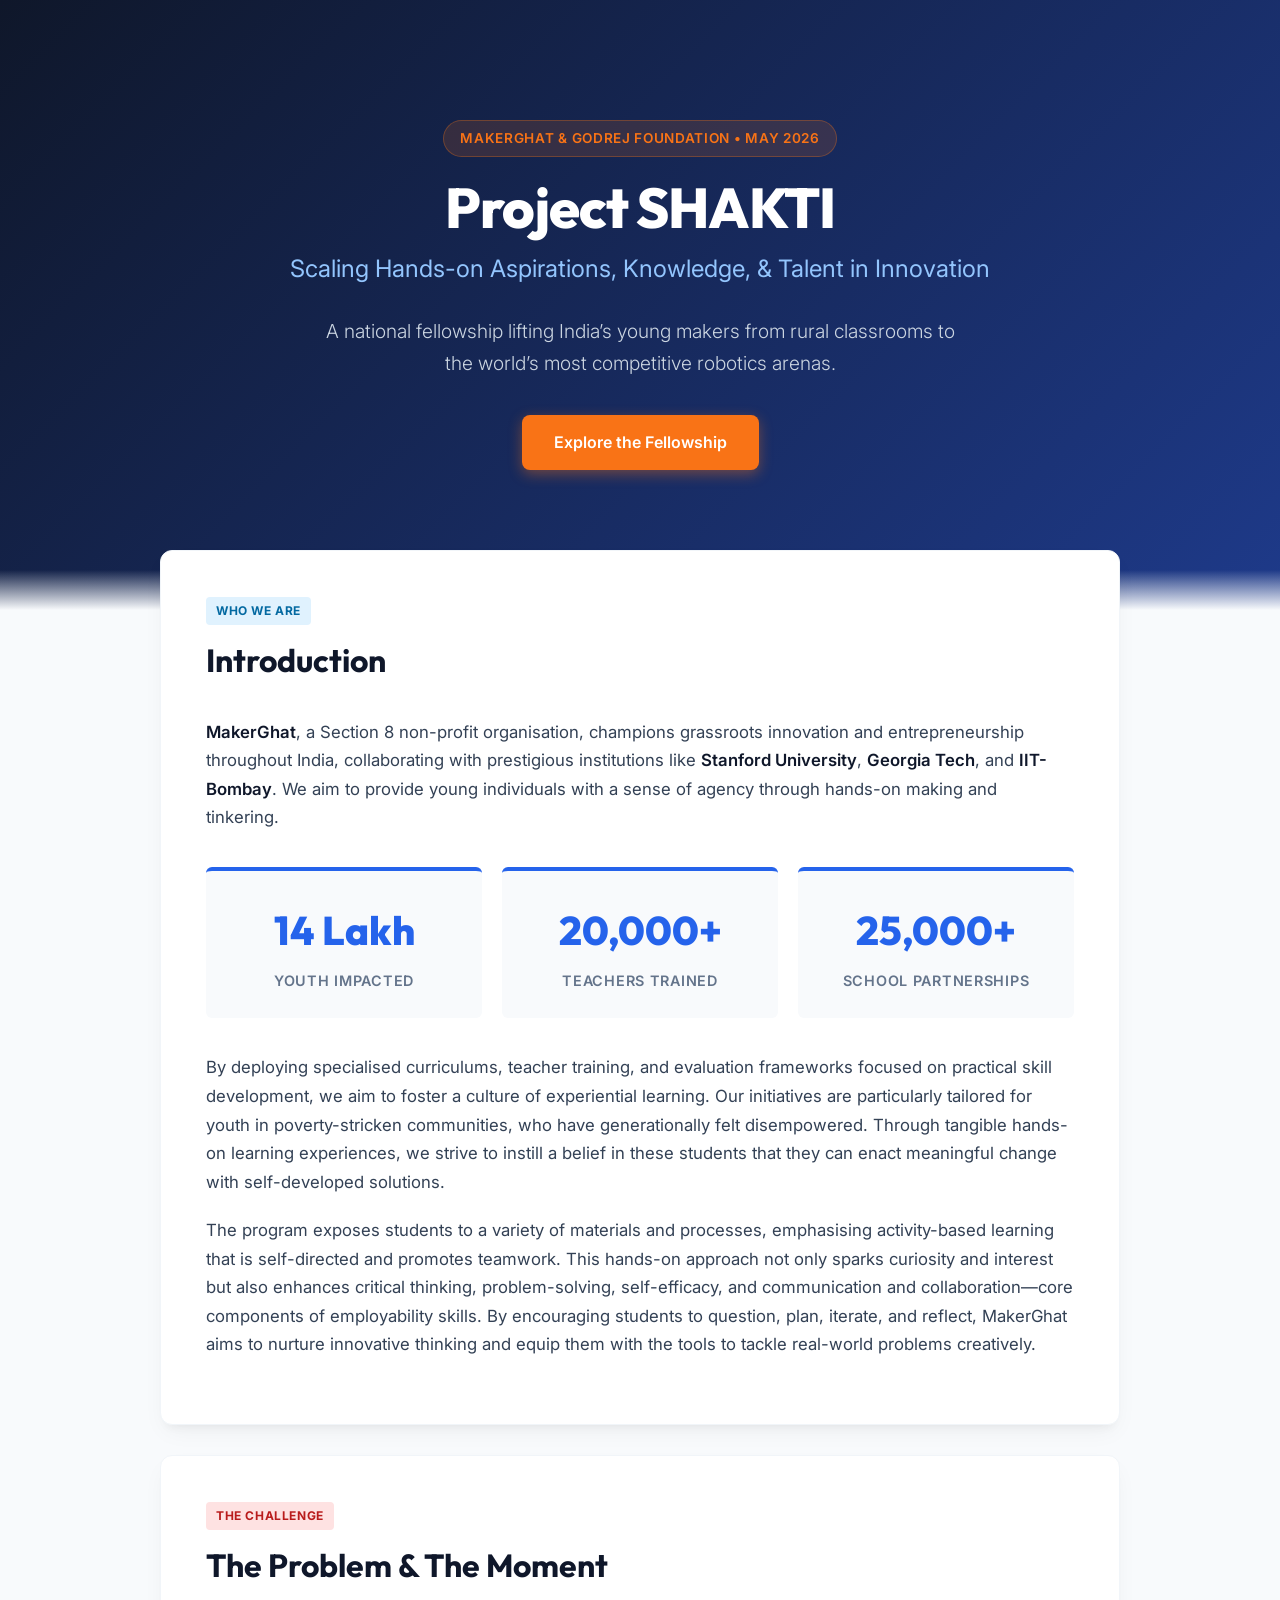
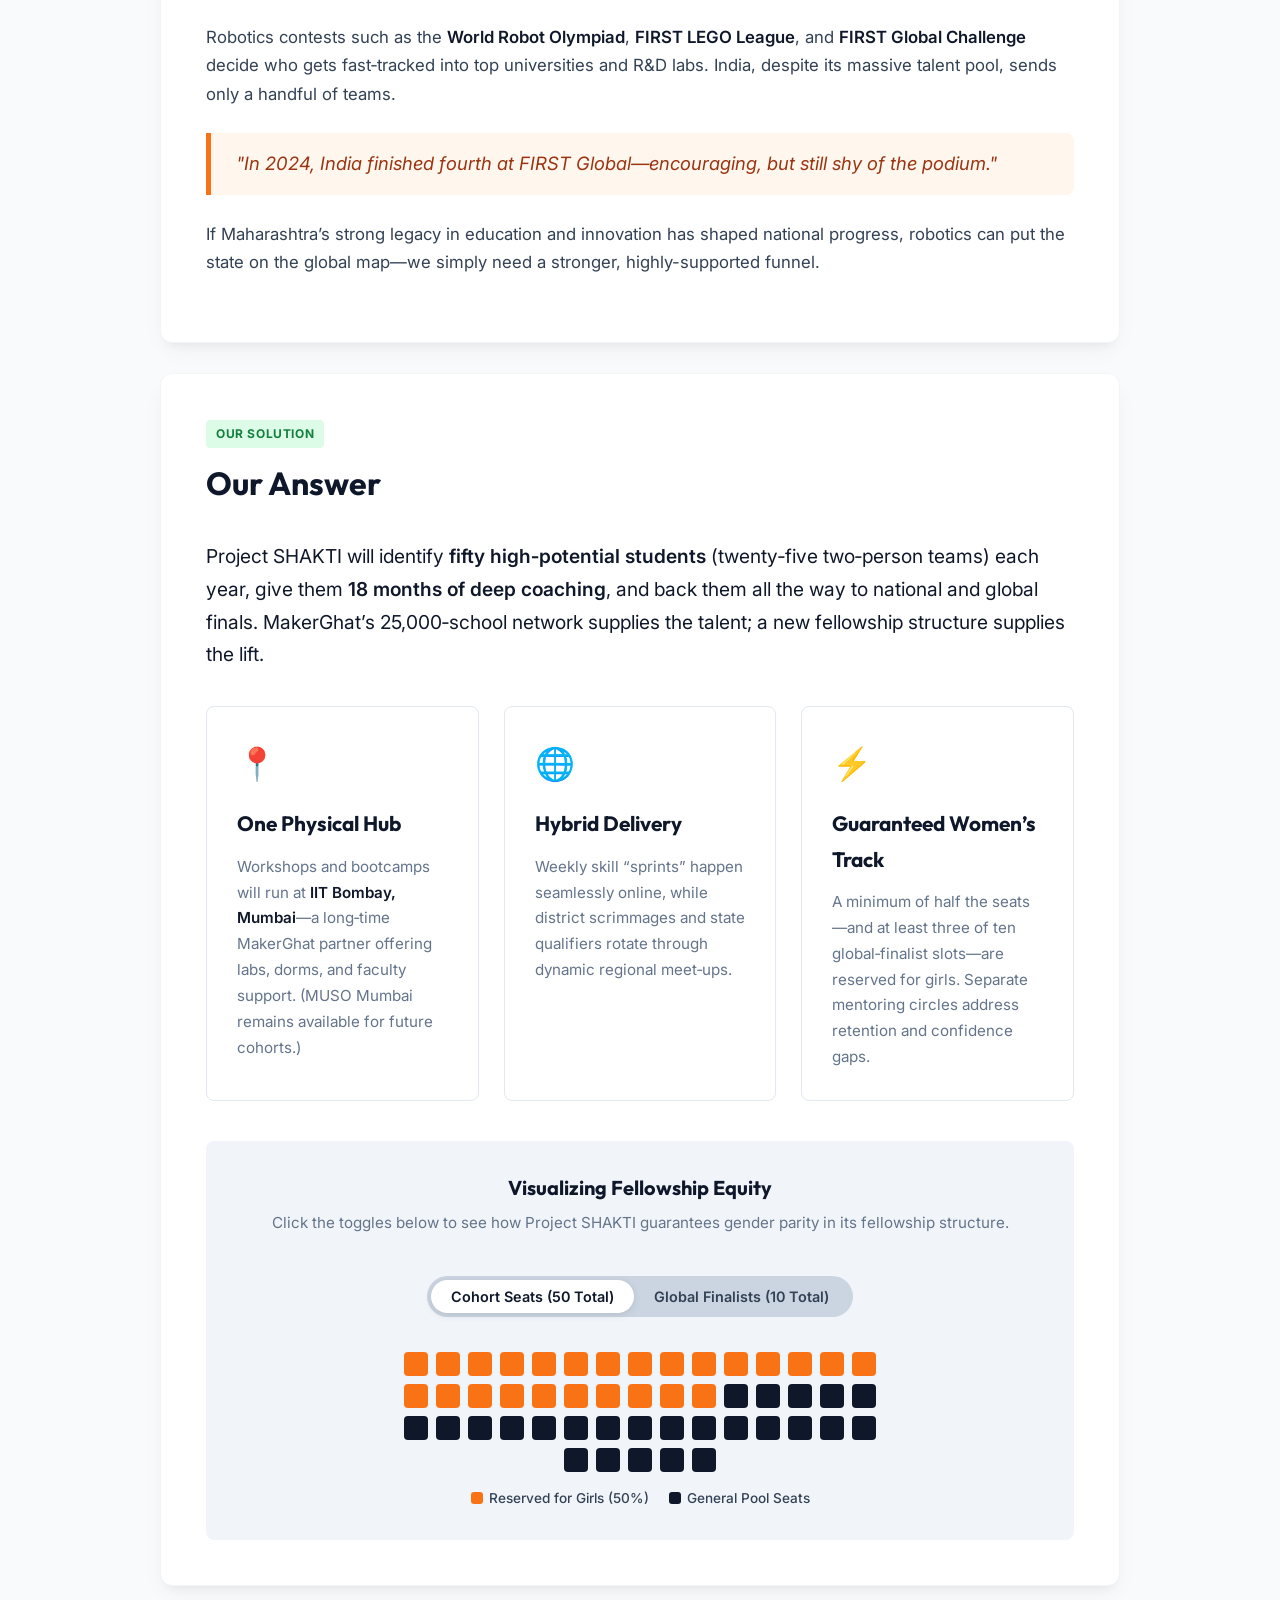
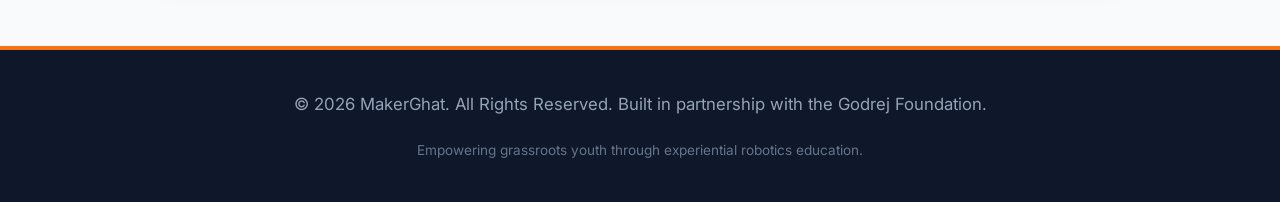
<file: index.html>
<!DOCTYPE html>
<html lang="en">
<head>
    <meta charset="UTF-8">
    <meta name="viewport" content="width=device-width, initial-scale=1.0">
    <title>Project SHAKTI - MakerGhat & Godrej Foundation</title>
    <link rel="preconnect" href="https://fonts.googleapis.com">
    <link rel="preconnect" href="https://fonts.gstatic.com" crossorigin>
    <link href="https://fonts.googleapis.com/css2?family=Inter:wght@300;400;500;600;700&family=Outfit:wght@400;600;800&display=swap" rel="stylesheet">
    <link rel="stylesheet" href="style.css">
</head>
<body>

    <header class="hero">
        <div class="hero-overlay"></div>
        <div class="hero-container">
            <div class="meta-tag">MakerGhat & Godrej Foundation • May 2026</div>
            <h1>Project SHAKTI</h1>
            <p class="subtitle">Scaling Hands-on Aspirations, Knowledge, & Talent in Innovation</p>
            <p class="hero-tagline">A national fellowship lifting India’s young makers from rural classrooms to the world’s most competitive robotics arenas.</p>
            <a href="#about" class="cta-button">Explore the Fellowship</a>
        </div>
    </header>

    <main class="container" id="about">
        
        <section class="card intro-section">
            <div class="section-title-wrap">
                <span class="badge">Who We Are</span>
                <h2>Introduction</h2>
            </div>
            <p><strong>MakerGhat</strong>, a Section 8 non-profit organisation, champions grassroots innovation and entrepreneurship throughout India, collaborating with prestigious institutions like <strong>Stanford University</strong>, <strong>Georgia Tech</strong>, and <strong>IIT-Bombay</strong>. We aim to provide young individuals with a sense of agency through hands-on making and tinkering.</p>
            
            <div class="stats-grid">
                <div class="stat-card">
                    <div class="stat-number" id="stat-youth" data-target="14">0 Lakh</div>
                    <div class="stat-label">Youth Impacted</div>
                </div>
                <div class="stat-card">
                    <div class="stat-number" id="stat-teachers" data-target="20000">0+</div>
                    <div class="stat-label">Teachers Trained</div>
                </div>
                <div class="stat-card">
                    <div class="stat-number" id="stat-schools" data-target="25000">0+</div>
                    <div class="stat-label">School Partnerships</div>
                </div>
            </div>

            <p>By deploying specialised curriculums, teacher training, and evaluation frameworks focused on practical skill development, we aim to foster a culture of experiential learning. Our initiatives are particularly tailored for youth in poverty-stricken communities, who have generationally felt disempowered. Through tangible hands-on learning experiences, we strive to instill a belief in these students that they can enact meaningful change with self-developed solutions.</p>
            
            <p>The program exposes students to a variety of materials and processes, emphasising activity-based learning that is self-directed and promotes teamwork. This hands-on approach not only sparks curiosity and interest but also enhances critical thinking, problem-solving, self-efficacy, and communication and collaboration—core components of employability skills. By encouraging students to question, plan, iterate, and reflect, MakerGhat aims to nurture innovative thinking and equip them with the tools to tackle real-world problems creatively.</p>
        </section>

        <section class="card problem-section">
            <div class="section-title-wrap">
                <span class="badge alert">The Challenge</span>
                <h2>The Problem & The Moment</h2>
            </div>
            <div class="problem-content">
                <p>Robotics contests such as the <strong>World Robot Olympiad</strong>, <strong>FIRST LEGO League</strong>, and <strong>FIRST Global Challenge</strong> decide who gets fast‑tracked into top universities and R&D labs. India, despite its massive talent pool, sends only a handful of teams.</p>
                <blockquote>
                    "In 2024, India finished fourth at FIRST Global—encouraging, but still shy of the podium."
                </blockquote>
                <p>If Maharashtra’s strong legacy in education and innovation has shaped national progress, robotics can put the state on the global map—we simply need a stronger, highly-supported funnel.</p>
            </div>
        </section>

        <section class="card answer-section">
            <div class="section-title-wrap">
                <span class="badge success">Our Solution</span>
                <h2>Our Answer</h2>
            </div>
            <p class="lead-text">Project SHAKTI will identify <strong>fifty high‑potential students</strong> (twenty‑five two‑person teams) each year, give them <strong>18 months of deep coaching</strong>, and back them all the way to national and global finals. MakerGhat’s 25,000‑school network supplies the talent; a new fellowship structure supplies the lift.</p>

            <div class="pillars-grid">
                <div class="pillar-card">
                    <div class="pillar-icon">📍</div>
                    <h3>One Physical Hub</h3>
                    <p>Workshops and bootcamps will run at <strong>IIT Bombay, Mumbai</strong>—a long‑time MakerGhat partner offering labs, dorms, and faculty support. (MUSO Mumbai remains available for future cohorts.)</p>
                </div>
                <div class="pillar-card">
                    <div class="pillar-icon">🌐</div>
                    <h3>Hybrid Delivery</h3>
                    <p>Weekly skill “sprints” happen seamlessly online, while district scrimmages and state qualifiers rotate through dynamic regional meet‑ups.</p>
                </div>
                <div class="pillar-card">
                    <div class="pillar-icon">⚡</div>
                    <h3>Guaranteed Women’s Track</h3>
                    <p>A minimum of half the seats—and at least three of ten global‑finalist slots—are reserved for girls. Separate mentoring circles address retention and confidence gaps.</p>
                </div>
            </div>

            <div class="interactive-box">
                <h3>Visualizing Fellowship Equity</h3>
                <p>Click the toggles below to see how Project SHAKTI guarantees gender parity in its fellowship structure.</p>
                <div class="toggle-container">
                    <button class="toggle-btn active" id="btn-seats">Cohort Seats (50 Total)</button>
                    <button class="toggle-btn" id="btn-finalists">Global Finalists (10 Total)</button>
                </div>
                <div class="visualizer-display" id="visualizer-box">
                    </div>
                <div class="legend">
                    <span class="legend-item"><span class="dot reserved"></span> Reserved for Girls (50%)</span>
                    <span class="legend-item"><span class="dot open"></span> General Pool Seats</span>
                </div>
            </div>
        </section>
    </main>

    <footer>
        <div class="footer-container">
            <p>© 2026 MakerGhat. All Rights Reserved. Built in partnership with the Godrej Foundation.</p>
            <p class="footer-sub">Empowering grassroots youth through experiential robotics education.</p>
        </div>
    </footer>

    <script src="script.js"></script>
</body>
</html>
</file>
<file: style.css>
/* ==========================================================================
   Variables & Theme Setup
   ========================================================================== */
:root {
    --primary: #0f172a;       /* Deep Slate Blue */
    --secondary: #2563eb;     /* Electric Blue */
    --accent: #f97316;        /* vibrant Orange */
    --text-main: #334155;     /* Soft charcoal body text */
    --text-light: #64748b;    /* Muted text */
    --bg-main: #f8fafc;       /* Light grey background */
    --card-bg: #ffffff;
    --border-radius: 12px;
    --shadow: 0 10px 25px -5px rgba(0, 0, 0, 0.05), 0 8px 10px -6px rgba(0, 0, 0, 0.05);
    --transition: all 0.3s cubic-bezier(0.4, 0, 0.2, 1);
}

/* ==========================================================================
   Global Resets
   ========================================================================== */
* {
    box-sizing: border-box;
    margin: 0;
    padding: 0;
}

html {
    scroll-behavior: smooth;
}

body {
    font-family: 'Inter', sans-serif;
    background-color: var(--bg-main);
    color: var(--text-main);
    line-height: 1.7;
}

.container {
    max-width: 1000px;
    margin: -60px auto 60px auto;
    padding: 0 20px;
    position: relative;
    z-index: 10;
}

/* ==========================================================================
   Typography Elements
   ========================================================================== */
h1, h2, h3 {
    font-family: 'Outfit', sans-serif;
    color: var(--primary);
    font-weight: 700;
}

p {
    margin-bottom: 20px;
    font-size: 1.05rem;
}

strong {
    color: var(--primary);
    font-weight: 600;
}

/* ==========================================================================
   Hero Section Layout
   ========================================================================== */
.hero {
    position: relative;
    background: linear-gradient(135deg, #0f172a 0%, #1e3a8a 100%);
    color: white;
    padding: 120px 20px 140px 20px;
    text-align: center;
    overflow: hidden;
}

.hero::after {
    content: '';
    position: absolute;
    bottom: 0;
    left: 0;
    right: 0;
    height: 40px;
    background: linear-gradient(to top, var(--bg-main), transparent);
}

.hero-container {
    max-width: 800px;
    margin: 0 auto;
    position: relative;
    z-index: 2;
}

.meta-tag {
    display: inline-block;
    background: rgba(249, 115, 22, 0.15);
    color: var(--accent);
    padding: 6px 16px;
    border-radius: 30px;
    font-size: 0.85rem;
    font-weight: 600;
    letter-spacing: 0.05em;
    text-transform: uppercase;
    margin-bottom: 20px;
    border: 1px solid rgba(249, 115, 22, 0.3);
}

.hero h1 {
    color: white;
    font-size: 3.5rem;
    font-weight: 800;
    line-height: 1.1;
    margin-bottom: 10px;
    letter-spacing: -0.02em;
}

.hero .subtitle {
    font-size: 1.5rem;
    color: #93c5fd;
    margin-bottom: 25px;
    font-weight: 400;
}

.hero-tagline {
    font-size: 1.2rem;
    color: #cbd5e1;
    max-width: 650px;
    margin: 0 auto 35px auto;
    font-weight: 300;
}

.cta-button {
    display: inline-block;
    background-color: var(--accent);
    color: white;
    text-decoration: none;
    padding: 14px 32px;
    border-radius: 8px;
    font-weight: 600;
    transition: var(--transition);
    box-shadow: 0 4px 14px rgba(249, 115, 22, 0.4);
}

.cta-button:hover {
    background-color: #ea580c;
    transform: translateY(-2px);
    box-shadow: 0 6px 20px rgba(249, 115, 22, 0.5);
}

/* ==========================================================================
   Card Components
   ========================================================================== */
.card {
    background: var(--card-bg);
    padding: 45px;
    border-radius: var(--border-radius);
    box-shadow: var(--shadow);
    margin-bottom: 30px;
    border: 1px solid #f1f5f9;
}

.section-title-wrap {
    margin-bottom: 30px;
}

.badge {
    display: inline-block;
    font-size: 0.75rem;
    text-transform: uppercase;
    font-weight: 700;
    letter-spacing: 0.05em;
    padding: 4px 10px;
    border-radius: 4px;
    background: #e0f2fe;
    color: #0369a1;
    margin-bottom: 8px;
}

.badge.alert { background: #fee2e2; color: #b91c1c; }
.badge.success { background: #dcfce7; color: #15803d; }

.card h2 {
    font-size: 2rem;
    position: relative;
}

/* ==========================================================================
   Statistics Blocks
   ========================================================================== */
.stats-grid {
    display: grid;
    grid-template-columns: repeat(auto-fit, minmax(220px, 1fr));
    gap: 20px;
    margin: 35px 0;
}

.stat-card {
    background: #f8fafc;
    border-top: 4px solid var(--secondary);
    padding: 25px 20px;
    text-align: center;
    border-radius: 6px;
    transition: var(--transition);
}

.stat-card:hover {
    transform: translateY(-5px);
    background: #ffffff;
    box-shadow: 0 10px 20px rgba(0,0,0,0.03);
}

.stat-number {
    font-size: 2.5rem;
    font-weight: 800;
    color: var(--secondary);
    font-family: 'Outfit', sans-serif;
    margin-bottom: 5px;
}

.stat-label {
    font-size: 0.9rem;
    text-transform: uppercase;
    letter-spacing: 0.05em;
    font-weight: 600;
    color: var(--text-light);
}

/* ==========================================================================
   Problem Layout / Blockquote
   ========================================================================== */
blockquote {
    border-left: 5px solid var(--accent);
    padding: 15px 25px;
    margin: 25px 0;
    background: #fff7ed;
    font-style: italic;
    font-size: 1.15rem;
    color: #9a3412;
    border-radius: 0 8px 8px 0;
}

/* ==========================================================================
   Pillars Components
   ========================================================================== */
.lead-text {
    font-size: 1.2rem;
    color: var(--primary);
    margin-bottom: 35px;
}

.pillars-grid {
    display: grid;
    grid-template-columns: repeat(auto-fit, minmax(260px, 1fr));
    gap: 25px;
    margin-top: 20px;
}

.pillar-card {
    border: 1px solid #e2e8f0;
    padding: 30px;
    border-radius: 8px;
    transition: var(--transition);
}

.pillar-card:hover {
    border-color: var(--secondary);
    box-shadow: 0 4px 20px rgba(37, 99, 235, 0.08);
}

.pillar-icon {
    font-size: 2rem;
    margin-bottom: 15px;
}

.pillar-card h3 {
    font-size: 1.3rem;
    margin-bottom: 12px;
}

.pillar-card p {
    font-size: 0.95rem;
    margin-bottom: 0;
    color: var(--text-light);
}

/* ==========================================================================
   Interactive Seat Display Component
   ========================================================================== */
.interactive-box {
    margin-top: 40px;
    background: #f1f5f9;
    padding: 30px;
    border-radius: 8px;
    text-align: center;
}

.interactive-box h3 {
    font-size: 1.25rem;
    margin-bottom: 5px;
}

.interactive-box p {
    font-size: 0.95rem;
    color: var(--text-light);
}

.toggle-container {
    display: inline-flex;
    background: #cbd5e1;
    padding: 4px;
    border-radius: 30px;
    margin: 20px 0;
}

.toggle-btn {
    border: none;
    background: transparent;
    padding: 8px 20px;
    border-radius: 30px;
    cursor: pointer;
    font-weight: 600;
    font-size: 0.9rem;
    font-family: inherit;
    color: var(--text-main);
    transition: var(--transition);
}

.toggle-btn.active {
    background: white;
    color: var(--primary);
    box-shadow: 0 2px 8px rgba(0,0,0,0.1);
}

.visualizer-display {
    display: flex;
    flex-wrap: wrap;
    gap: 8px;
    justify-content: center;
    max-width: 500px;
    margin: 15px auto;
    min-height: 70px;
}

.block {
    width: 24px;
    height: 24px;
    border-radius: 4px;
    transition: var(--transition);
    animation: popIn 0.3s ease forwards;
}

.block.reserved { background-color: var(--accent); }
.block.open { background-color: var(--primary); }

.legend {
    display: flex;
    justify-content: center;
    gap: 20px;
    margin-top: 15px;
    font-size: 0.85rem;
    font-weight: 500;
}

.legend-item {
    display: flex;
    align-items: center;
    gap: 6px;
}

.dot {
    width: 12px;
    height: 12px;
    border-radius: 3px;
}
.dot.reserved { background-color: var(--accent); }
.dot.open { background-color: var(--primary); }

@keyframes popIn {
    0% { transform: scale(0); opacity: 0; }
    100% { transform: scale(1); opacity: 1; }
}

/* ==========================================================================
   Footer
   ========================================================================== */
footer {
    background: var(--primary);
    color: #94a3b8;
    padding: 40px 20px;
    text-align: center;
    font-size: 0.95rem;
    border-top: 4px solid var(--accent);
}

.footer-container {
    max-width: 800px;
    margin: 0 auto;
}

.footer-sub {
    font-size: 0.85rem;
    color: #64748b;
    margin-top: 8px;
    margin-bottom: 0;
}

/* ==========================================================================
   Responsive Viewports
   ========================================================================== */
@media (max-width: 768px) {
    .hero h1 { font-size: 2.5rem; }
    .hero .subtitle { font-size: 1.25rem; }
    .card { padding: 25px; }
    .container { margin-top: -30px; }
}
</file>
